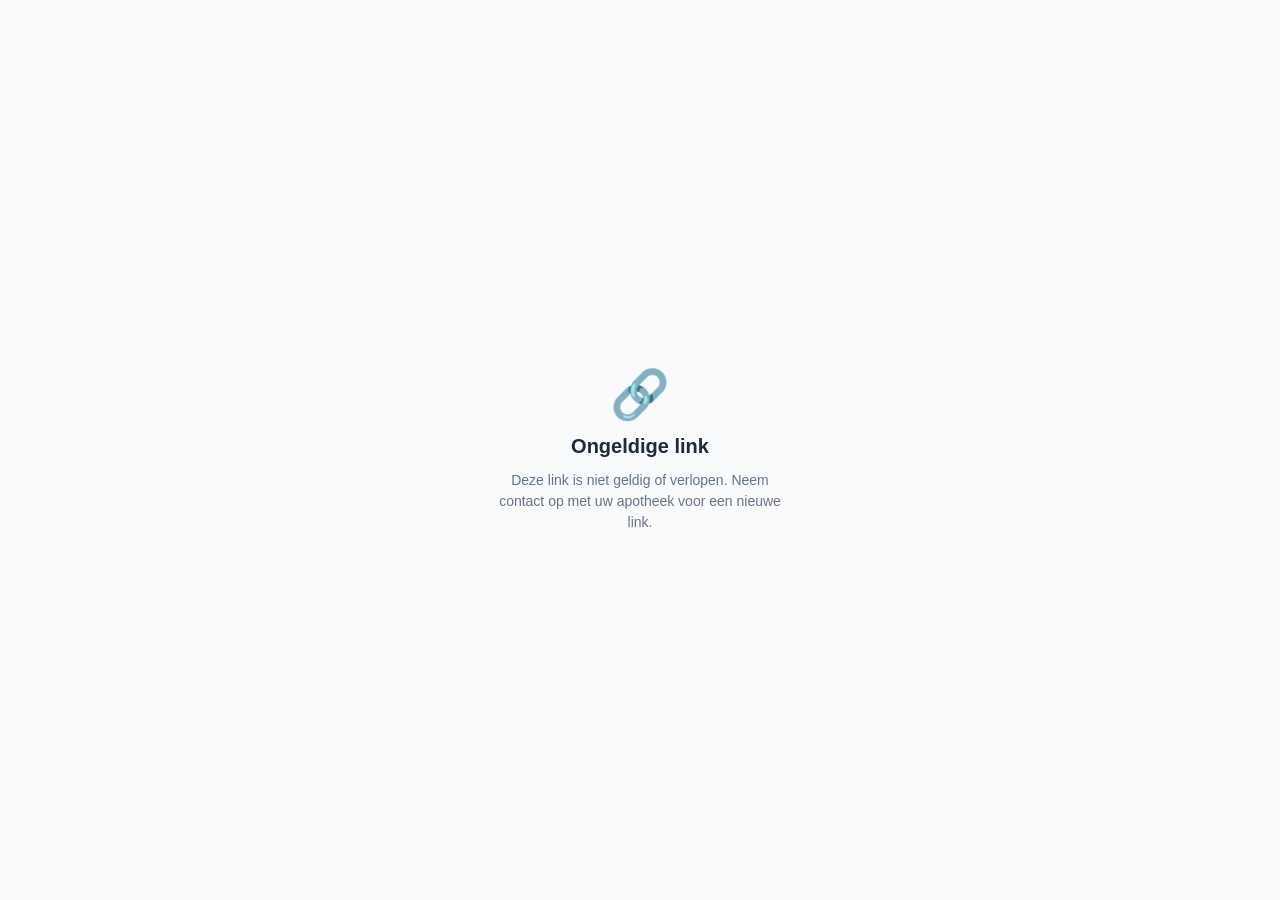
<file: index.html>
<!DOCTYPE html>
<html lang="nl">
<head>
  <meta charset="UTF-8" />
  <meta name="viewport" content="width=device-width, initial-scale=1.0" />
  <meta name="theme-color" content="#22c55e" />
  <title>Rookvrij Programma</title>
  <link rel="stylesheet" href="style.css" />
</head>
<body>

  <!-- ======== LOADING SCREEN ======== -->
  <div id="loading">
    <div class="spinner"></div>
  </div>

  <!-- ======== ERROR SCREEN ======== -->
  <div id="error" class="screen hidden">
    <span class="error-icon">🔗</span>
    <h2>Ongeldige link</h2>
    <p>Deze link is niet geldig of verlopen. Neem contact op met uw apotheek voor een nieuwe link.</p>
  </div>

  <!-- ======== APP SCREEN ======== -->
  <div id="app" class="screen hidden">

    <!-- Header: days smoke-free -->
    <header>
      <p class="greeting">Hallo <span id="naam">daar</span>,</p>
      <span class="big-number" id="days">0</span>
      <p class="days-label">dagen rookvrij 🎉</p>
    </header>

    <!-- Stats: cigarettes avoided + money saved -->
    <div class="stats">
      <div class="stat">
        <span class="stat-icon">🚬</span>
        <span class="stat-number" id="cigarettes">0</span>
        <span class="stat-label">sigaretten niet gerookt</span>
      </div>
      <div class="stat">
        <span class="stat-icon">💰</span>
        <span class="stat-number" id="money">€0,00</span>
        <span class="stat-label">bespaard</span>
      </div>
    </div>

    <!-- Next contact -->
    <div class="next-contact" id="next-contact">
      📅 Volgende contact laden...
    </div>

    <!-- Mood card -->
    <div class="mood-card">
      <h2>Hoe gaat het vandaag?</h2>
      <div class="mood-buttons">
        <button class="mood-btn" data-mood="goed" type="button">
          😊
          <span class="mood-label">Goed</span>
        </button>
        <button class="mood-btn" data-mood="neutraal" type="button">
          😐
          <span class="mood-label">Neutraal</span>
        </button>
        <button class="mood-btn" data-mood="moeilijk" type="button">
          😔
          <span class="mood-label">Moeilijk</span>
        </button>
      </div>
      <textarea
        id="message"
        rows="3"
        placeholder="Optioneel: vertel hoe het gaat, wat u bezig houdt..."
      ></textarea>
      <button id="submit-btn" class="submit-btn hidden" type="button">
        Verstuur mijn melding
      </button>
      <p id="submit-error" class="submit-error hidden">Er ging iets mis. Probeer het opnieuw.</p>
    </div>

    <!-- Success card (hidden until submit) -->
    <div id="success-card" class="success-card hidden">
      <span class="success-icon">✅</span>
      <h3>Bedankt voor uw melding!</h3>
      <p>Uw apotheek is op de hoogte gesteld. Ze nemen contact met u op als dat nodig is. Ga zo door — u doet het geweldig!</p>
    </div>

    <!-- Footer -->
    <p class="footer">
      Rookvrij Programma &middot; Uw apotheek<br />
      Vragen? Bel of mail uw apotheker.
    </p>

  </div>

  <script src="config.js"></script>
  <script src="app.js"></script>
</body>
</html>
</file>
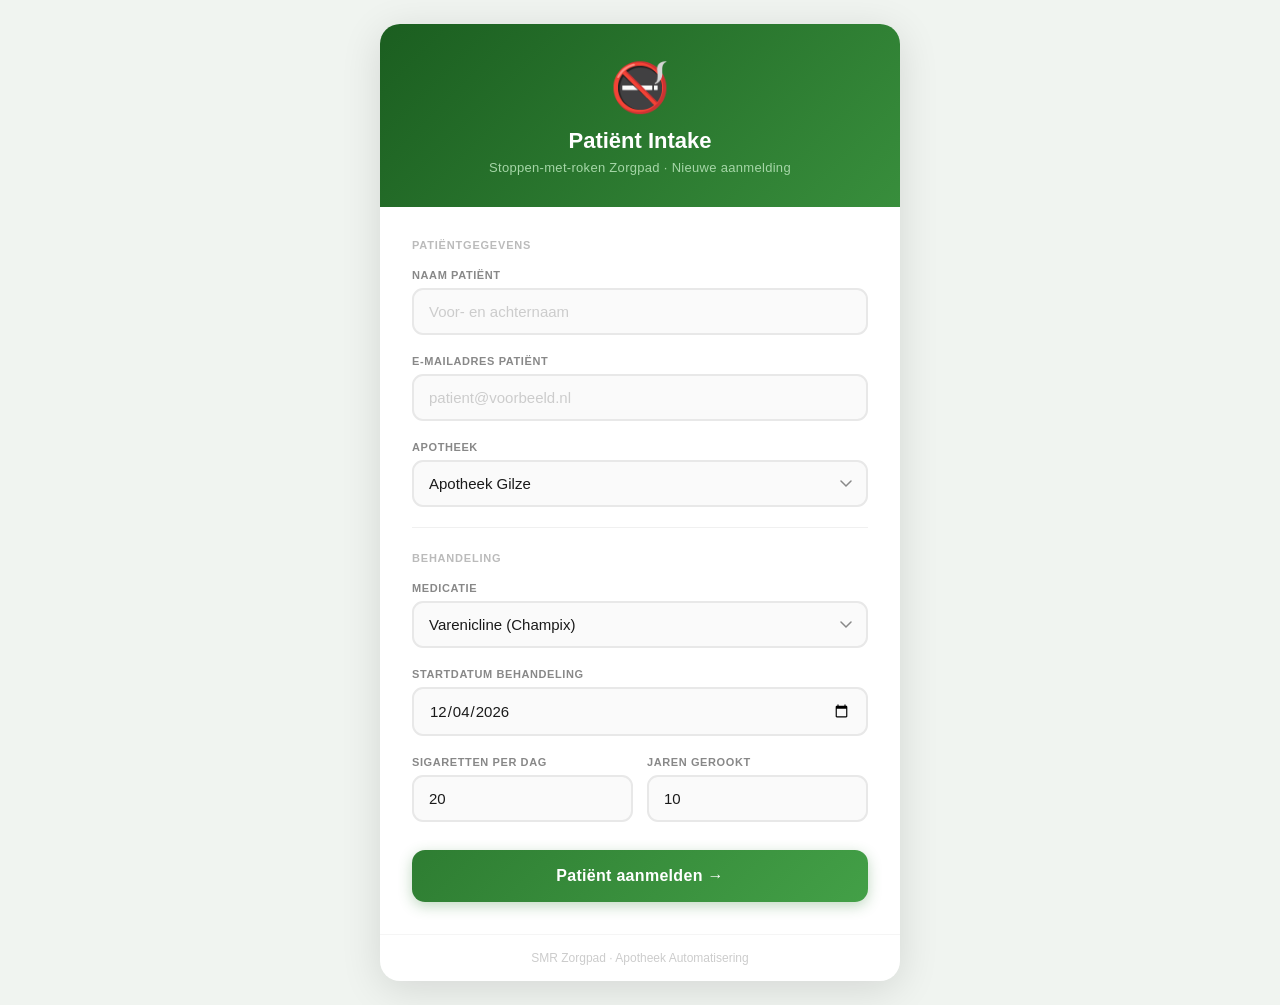
<file: intake.html>
<!DOCTYPE html>
<html lang="nl">
<head>
  <meta charset="UTF-8">
  <meta name="viewport" content="width=device-width, initial-scale=1.0">
  <title>Patiënt Intake — SMR Zorgpad</title>
  <style>
    * { box-sizing: border-box; margin: 0; padding: 0; }

    body {
      font-family: 'Helvetica Neue', Arial, sans-serif;
      background: #f0f4f0;
      min-height: 100vh;
      display: flex;
      align-items: center;
      justify-content: center;
      padding: 24px 16px;
    }

    .card {
      width: 100%;
      max-width: 520px;
      background: #fff;
      border-radius: 20px;
      overflow: hidden;
      box-shadow: 0 8px 40px rgba(0,0,0,0.12);
    }

    /* Header */
    .header {
      background: linear-gradient(135deg, #1B5E20 0%, #388E3C 100%);
      padding: 36px 32px 32px;
      text-align: center;
    }
    .header-icon { font-size: 48px; margin-bottom: 12px; display: block; }
    .header h1 { color: #fff; font-size: 22px; font-weight: 800; margin-bottom: 6px; }
    .header p { color: #A5D6A7; font-size: 13px; letter-spacing: 0.3px; }

    /* Form */
    .form-body { padding: 32px; }

    .form-row { margin-bottom: 20px; }
    .form-row label {
      display: block;
      font-size: 11px;
      font-weight: 700;
      color: #888;
      margin-bottom: 7px;
      text-transform: uppercase;
      letter-spacing: 0.6px;
    }
    .form-row input,
    .form-row select {
      width: 100%;
      padding: 13px 15px;
      border: 2px solid #e8e8e8;
      border-radius: 11px;
      font-size: 15px;
      color: #1a1a1a;
      outline: none;
      transition: border-color 0.15s, box-shadow 0.15s;
      background: #fafafa;
      font-family: inherit;
      appearance: none;
      -webkit-appearance: none;
    }
    .form-row select {
      background-image: url("data:image/svg+xml,%3Csvg xmlns='http://www.w3.org/2000/svg' width='12' height='8' viewBox='0 0 12 8'%3E%3Cpath d='M1 1l5 5 5-5' stroke='%23888' stroke-width='1.5' fill='none' stroke-linecap='round'/%3E%3C/svg%3E");
      background-repeat: no-repeat;
      background-position: right 14px center;
      padding-right: 40px;
      cursor: pointer;
    }
    .form-row input:focus,
    .form-row select:focus {
      border-color: #43A047;
      background: #fff;
      box-shadow: 0 0 0 3px rgba(67,160,71,0.10);
    }
    .form-row input::placeholder { color: #ccc; }

    .two-col { display: grid; grid-template-columns: 1fr 1fr; gap: 14px; }

    .divider {
      height: 1px;
      background: #f0f0f0;
      margin: 8px 0 24px;
    }

    .section-label {
      font-size: 11px;
      font-weight: 700;
      color: #bbb;
      text-transform: uppercase;
      letter-spacing: 0.8px;
      margin-bottom: 18px;
    }

    .submit-btn {
      width: 100%;
      padding: 17px;
      background: linear-gradient(135deg, #2E7D32 0%, #43A047 100%);
      color: #fff;
      border: none;
      border-radius: 13px;
      font-size: 16px;
      font-weight: 700;
      cursor: pointer;
      letter-spacing: 0.3px;
      transition: opacity 0.15s, transform 0.1s, box-shadow 0.15s;
      box-shadow: 0 4px 14px rgba(46,125,50,0.30);
      margin-top: 8px;
    }
    .submit-btn:hover:not(:disabled) {
      opacity: 0.93;
      transform: translateY(-1px);
      box-shadow: 0 6px 20px rgba(46,125,50,0.35);
    }
    .submit-btn:active { transform: translateY(0); }
    .submit-btn:disabled { opacity: 0.55; cursor: not-allowed; transform: none; box-shadow: none; }

    .error-msg {
      background: #fef2f2;
      border: 1px solid #fca5a5;
      color: #dc2626;
      padding: 13px 16px;
      border-radius: 10px;
      font-size: 14px;
      margin-top: 16px;
      display: none;
    }

    /* Loading state */
    .loading-state {
      padding: 60px 32px;
      text-align: center;
      display: none;
    }
    .spinner {
      width: 48px; height: 48px;
      border: 4px solid #e8f5e9;
      border-top-color: #2E7D32;
      border-radius: 50%;
      animation: spin 0.9s linear infinite;
      margin: 0 auto 20px;
    }
    @keyframes spin { to { transform: rotate(360deg); } }
    .loading-state p { color: #666; font-size: 15px; line-height: 1.7; }
    .loading-state p strong { color: #2E7D32; }

    /* Success state */
    .success-state {
      padding: 52px 32px;
      text-align: center;
      display: none;
    }
    .success-icon { font-size: 60px; margin-bottom: 16px; display: block; }
    .success-state h2 { font-size: 22px; color: #1B5E20; font-weight: 800; margin-bottom: 10px; }
    .patient-name-badge {
      display: inline-block;
      font-size: 19px;
      font-weight: 800;
      color: #2E7D32;
      background: #F1F8E9;
      border: 2px solid #A5D6A7;
      padding: 10px 24px;
      border-radius: 40px;
      margin: 14px 0 20px;
    }
    .success-list {
      list-style: none;
      text-align: left;
      background: #fafafa;
      border-radius: 12px;
      padding: 18px 22px;
      margin-bottom: 24px;
    }
    .success-list li {
      font-size: 14px;
      color: #555;
      padding: 5px 0;
      display: flex;
      align-items: center;
      gap: 10px;
    }
    .success-list li span { font-size: 16px; }

    .new-btn {
      width: 100%;
      padding: 14px;
      background: transparent;
      color: #2E7D32;
      border: 2px solid #A5D6A7;
      border-radius: 12px;
      font-size: 15px;
      font-weight: 600;
      cursor: pointer;
      transition: all 0.15s;
      font-family: inherit;
    }
    .new-btn:hover { background: #F1F8E9; }

    /* Footer */
    .footer {
      text-align: center;
      padding: 16px;
      font-size: 12px;
      color: #ccc;
      border-top: 1px solid #f5f5f5;
    }
  </style>
</head>
<body>

<div class="card">

  <div class="header">
    <span class="header-icon">🚭</span>
    <h1>Patiënt Intake</h1>
    <p>Stoppen-met-roken Zorgpad &middot; Nieuwe aanmelding</p>
  </div>

  <!-- Form -->
  <div class="form-body" id="form-state">

    <div class="section-label">Patiëntgegevens</div>

    <div class="form-row">
      <label>Naam patiënt</label>
      <input type="text" id="naam" placeholder="Voor- en achternaam">
    </div>

    <div class="form-row">
      <label>E-mailadres patiënt</label>
      <input type="email" id="email" placeholder="patient@voorbeeld.nl">
    </div>

    <div class="form-row">
      <label>Apotheek</label>
      <select id="apotheek">
        <option value="Apotheek Gilze">Apotheek Gilze</option>
        <option value="Apotheek Tilburg">Apotheek Tilburg</option>
        <option value="Apotheek Breda">Apotheek Breda</option>
        <option value="BENU Apotheek Utrecht">BENU Apotheek Utrecht</option>
        <option value="Service Apotheek Haarlem">Service Apotheek Haarlem</option>
      </select>
    </div>

    <div class="divider"></div>
    <div class="section-label">Behandeling</div>

    <div class="form-row">
      <label>Medicatie</label>
      <select id="medicatie">
        <option value="Varenicline">Varenicline (Champix)</option>
        <option value="NRT Patch">NRT Pleister</option>
        <option value="NRT Kauwgom">NRT Kauwgom</option>
        <option value="NRT Spray">NRT Neusspray</option>
        <option value="Bupropion">Bupropion (Zyban)</option>
        <option value="Combinatie NRT">Combinatie NRT</option>
      </select>
    </div>

    <div class="form-row">
      <label>Startdatum behandeling</label>
      <input type="date" id="start_datum">
    </div>

    <div class="two-col">
      <div class="form-row">
        <label>Sigaretten per dag</label>
        <input type="number" id="sigaretten" value="20" min="1" max="100">
      </div>
      <div class="form-row">
        <label>Jaren gerookt</label>
        <input type="number" id="jaren" value="10" min="1" max="60">
      </div>
    </div>

    <button class="submit-btn" id="submit-btn" onclick="submitIntake()">
      Patiënt aanmelden &rarr;
    </button>

    <div class="error-msg" id="error-msg"></div>
  </div>

  <!-- Loading -->
  <div class="loading-state" id="loading-state">
    <div class="spinner"></div>
    <p>
      <strong>Patiënt wordt aangemeld...</strong><br><br>
      Profiel aanmaken in Supabase &middot;<br>
      5 follow-up momenten inplannen &middot;<br>
      Welkomstemail opstellen &amp; versturen
    </p>
  </div>

  <!-- Success -->
  <div class="success-state" id="success-state">
    <span class="success-icon">✅</span>
    <h2>Patiënt aangemeld!</h2>
    <div class="patient-name-badge" id="success-naam"></div>
    <ul class="success-list">
      <li><span>📋</span> Patiëntprofiel aangemaakt in Supabase</li>
      <li><span>📅</span> 5 follow-up momenten ingepland (dag 7, 14, 30, 60, 90)</li>
      <li><span>📧</span> Persoonlijke welkomstemail verstuurd</li>
      <li><span>📊</span> Zichtbaar in het apotheker dashboard</li>
    </ul>
    <button class="new-btn" onclick="resetForm()">+ Nieuwe patiënt aanmelden</button>
  </div>

  <div class="footer">SMR Zorgpad &middot; Apotheek Automatisering</div>
</div>

<script>
  document.getElementById('start_datum').value = new Date().toISOString().split('T')[0];

  async function submitIntake() {
    const naam = document.getElementById('naam').value.trim();
    const email = document.getElementById('email').value.trim();
    const apotheek = document.getElementById('apotheek').value;
    const start_datum = document.getElementById('start_datum').value;
    const medicatie = document.getElementById('medicatie').value;
    const sigaretten_per_dag = parseInt(document.getElementById('sigaretten').value) || 20;
    const jaren_gerookt = parseInt(document.getElementById('jaren').value) || 10;

    if (!naam) { showError('Vul de naam van de patiënt in.'); return; }
    if (!email) { showError('Vul het e-mailadres in.'); return; }

    hideError();
    document.getElementById('form-state').style.display = 'none';
    document.getElementById('loading-state').style.display = 'block';

    const controller = new AbortController();
    const timeout = setTimeout(() => controller.abort(), 30000);

    try {
      const res = await fetch('https://n8n.skyhan.app/webhook/smr-intake', {
        method: 'POST',
        headers: { 'Content-Type': 'application/json' },
        body: JSON.stringify({ naam, email, apotheek, start_datum, sigaretten_per_dag, jaren_gerookt, medicatie }),
        signal: controller.signal
      });
      clearTimeout(timeout);

      if (!res.ok) {
        const body = await res.text().catch(() => '');
        if (body.includes('duplicate') || body.includes('unique')) {
          throw new Error('duplicate');
        }
        throw new Error('server');
      }

      document.getElementById('success-naam').textContent = naam;
      document.getElementById('loading-state').style.display = 'none';
      document.getElementById('success-state').style.display = 'block';

    } catch (err) {
      clearTimeout(timeout);
      document.getElementById('loading-state').style.display = 'none';
      document.getElementById('form-state').style.display = 'block';
      if (err.name === 'AbortError') {
        showError('Verzoek duurde te lang. Controleer de verbinding en probeer opnieuw.');
      } else if (err.message === 'duplicate') {
        showError('Dit e-mailadres staat al in het systeem. Gebruik een ander e-mailadres.');
      } else {
        showError('Er ging iets mis. Probeer het opnieuw.');
      }
    }
  }

  function resetForm() {
    document.getElementById('naam').value = '';
    document.getElementById('email').value = '';
    document.getElementById('start_datum').value = new Date().toISOString().split('T')[0];
    document.getElementById('sigaretten').value = 20;
    document.getElementById('jaren').value = 10;
    document.getElementById('success-state').style.display = 'none';
    document.getElementById('form-state').style.display = 'block';
    hideError();
  }

  function showError(msg) {
    const el = document.getElementById('error-msg');
    el.textContent = msg;
    el.style.display = 'block';
  }

  function hideError() {
    document.getElementById('error-msg').style.display = 'none';
  }
</script>

</body>
</html>
</file>
<file: style.css>
/* ========== RESET & BASE ========== */
*, *::before, *::after {
  box-sizing: border-box;
  margin: 0;
  padding: 0;
}

body {
  font-family: -apple-system, BlinkMacSystemFont, 'Segoe UI', Roboto, Helvetica, Arial, sans-serif;
  background: #f8fafc;
  color: #1e293b;
  min-height: 100vh;
  display: flex;
  align-items: flex-start;
  justify-content: center;
}

/* ========== LAYOUT ========== */
.screen {
  max-width: 420px;
  width: 100%;
  margin: auto;
  padding: 24px 16px;
}

.hidden {
  display: none !important;
}

/* ========== LOADING SPINNER ========== */
#loading {
  display: flex;
  align-items: center;
  justify-content: center;
  min-height: 100vh;
  width: 100%;
}

.spinner {
  width: 40px;
  height: 40px;
  border: 4px solid #e2e8f0;
  border-top-color: #22c55e;
  border-radius: 50%;
  animation: spin 0.8s linear infinite;
}

@keyframes spin {
  to { transform: rotate(360deg); }
}

/* ========== ERROR SCREEN ========== */
#error {
  display: flex;
  flex-direction: column;
  align-items: center;
  justify-content: center;
  min-height: 100vh;
  text-align: center;
  gap: 12px;
}

#error .error-icon {
  font-size: 48px;
}

#error h2 {
  font-size: 20px;
  font-weight: 700;
  color: #1e293b;
}

#error p {
  font-size: 14px;
  color: #64748b;
  max-width: 300px;
  line-height: 1.5;
}

/* ========== HEADER ========== */
header {
  background: linear-gradient(135deg, #22c55e, #16a34a);
  color: #ffffff;
  border-radius: 24px;
  padding: 32px 24px;
  text-align: center;
  box-shadow: 0 8px 24px rgba(34, 197, 94, 0.30);
  margin-bottom: 20px;
}

header .greeting {
  font-size: 16px;
  font-weight: 500;
  opacity: 0.9;
  margin-bottom: 4px;
}

header .days-label {
  font-size: 15px;
  font-weight: 500;
  opacity: 0.85;
  margin-top: 2px;
}

.big-number {
  font-size: 80px;
  font-weight: 800;
  letter-spacing: -3px;
  line-height: 1;
  display: block;
  margin: 8px 0 4px;
}

/* ========== STATS ========== */
.stats {
  display: grid;
  grid-template-columns: 1fr 1fr;
  gap: 12px;
  margin-bottom: 16px;
}

.stat {
  background: #ffffff;
  border-radius: 18px;
  padding: 20px;
  text-align: center;
  box-shadow: 0 2px 8px rgba(0, 0, 0, 0.07);
}

.stat-icon {
  font-size: 24px;
  display: block;
  margin-bottom: 6px;
}

.stat-number {
  font-size: 26px;
  font-weight: 800;
  color: #22c55e;
  display: block;
  line-height: 1.1;
}

.stat-label {
  font-size: 12px;
  color: #64748b;
  margin-top: 4px;
  display: block;
}

/* ========== NEXT CONTACT ========== */
.next-contact {
  background: #eff6ff;
  color: #3b82f6;
  border-radius: 14px;
  padding: 12px 16px;
  font-size: 13px;
  font-weight: 500;
  margin-bottom: 16px;
  line-height: 1.4;
}

/* ========== MOOD CARD ========== */
.mood-card {
  background: #ffffff;
  border-radius: 24px;
  padding: 24px 20px;
  box-shadow: 0 2px 8px rgba(0, 0, 0, 0.07);
  margin-bottom: 16px;
}

.mood-card h2 {
  font-size: 17px;
  font-weight: 700;
  color: #1e293b;
  margin-bottom: 16px;
}

.mood-buttons {
  display: grid;
  grid-template-columns: repeat(3, 1fr);
  gap: 10px;
  margin-bottom: 18px;
}

.mood-btn {
  border: 2px solid #e2e8f0;
  background: #ffffff;
  border-radius: 16px;
  padding: 16px 8px 12px;
  display: flex;
  flex-direction: column;
  align-items: center;
  justify-content: center;
  font-size: 30px;
  cursor: pointer;
  transition: border-color 0.15s, background 0.15s, box-shadow 0.15s, transform 0.15s;
  gap: 6px;
}

.mood-btn span.mood-label {
  font-size: 12px;
  font-weight: 600;
  color: #64748b;
}

.mood-btn:hover {
  border-color: #86efac;
  background: #f0fdf4;
  transform: translateY(-1px);
}

.mood-btn.selected {
  border-color: #22c55e;
  background: #f0fdf4;
  box-shadow: 0 0 0 3px rgba(34, 197, 94, 0.20);
}

.mood-btn.selected span.mood-label {
  color: #16a34a;
}

/* ========== TEXTAREA ========== */
textarea {
  width: 100%;
  border: 2px solid #e2e8f0;
  border-radius: 14px;
  padding: 14px;
  font-family: inherit;
  font-size: 16px;
  color: #1e293b;
  background: #f8fafc;
  resize: none;
  margin-bottom: 14px;
  transition: border-color 0.15s;
  line-height: 1.5;
}

textarea:focus {
  outline: none;
  border-color: #22c55e;
  background: #ffffff;
}

textarea::placeholder {
  color: #94a3b8;
}

/* ========== SUBMIT BUTTON ========== */
.submit-btn {
  width: 100%;
  background: #22c55e;
  color: #ffffff;
  border: none;
  border-radius: 16px;
  padding: 17px;
  font-size: 16px;
  font-weight: 700;
  font-family: inherit;
  cursor: pointer;
  transition: background 0.15s, transform 0.15s, box-shadow 0.15s;
}

.submit-btn:hover:not(:disabled) {
  background: #16a34a;
  transform: translateY(-2px);
  box-shadow: 0 6px 16px rgba(34, 197, 94, 0.35);
}

.submit-btn:disabled {
  opacity: 0.65;
  cursor: not-allowed;
  transform: none;
}

/* ========== SUCCESS CARD ========== */
.success-card {
  background: #f0fdf4;
  border: 2px solid #22c55e;
  border-radius: 20px;
  padding: 28px;
  text-align: center;
  margin-bottom: 16px;
}

.success-card .success-icon {
  font-size: 48px;
  display: block;
  margin-bottom: 12px;
}

.success-card h3 {
  font-size: 20px;
  font-weight: 800;
  color: #15803d;
  margin-bottom: 8px;
}

.success-card p {
  font-size: 14px;
  color: #16a34a;
  line-height: 1.5;
}

/* ========== FOOTER ========== */
.footer {
  text-align: center;
  margin-top: 24px;
  font-size: 12px;
  color: #cbd5e1;
  line-height: 1.6;
}

/* ========== RESPONSIVE TWEAKS ========== */
@media (max-width: 360px) {
  .big-number {
    font-size: 64px;
  }

  .mood-btn {
    font-size: 24px;
    padding: 12px 6px 10px;
  }
}

/* Remove tap highlight on mobile */
button, .mood-btn {
  -webkit-tap-highlight-color: transparent;
}

/* Inline submit error */
.submit-error {
  color: #ef4444;
  font-size: 13px;
  text-align: center;
  margin-top: 8px;
}
</file>
